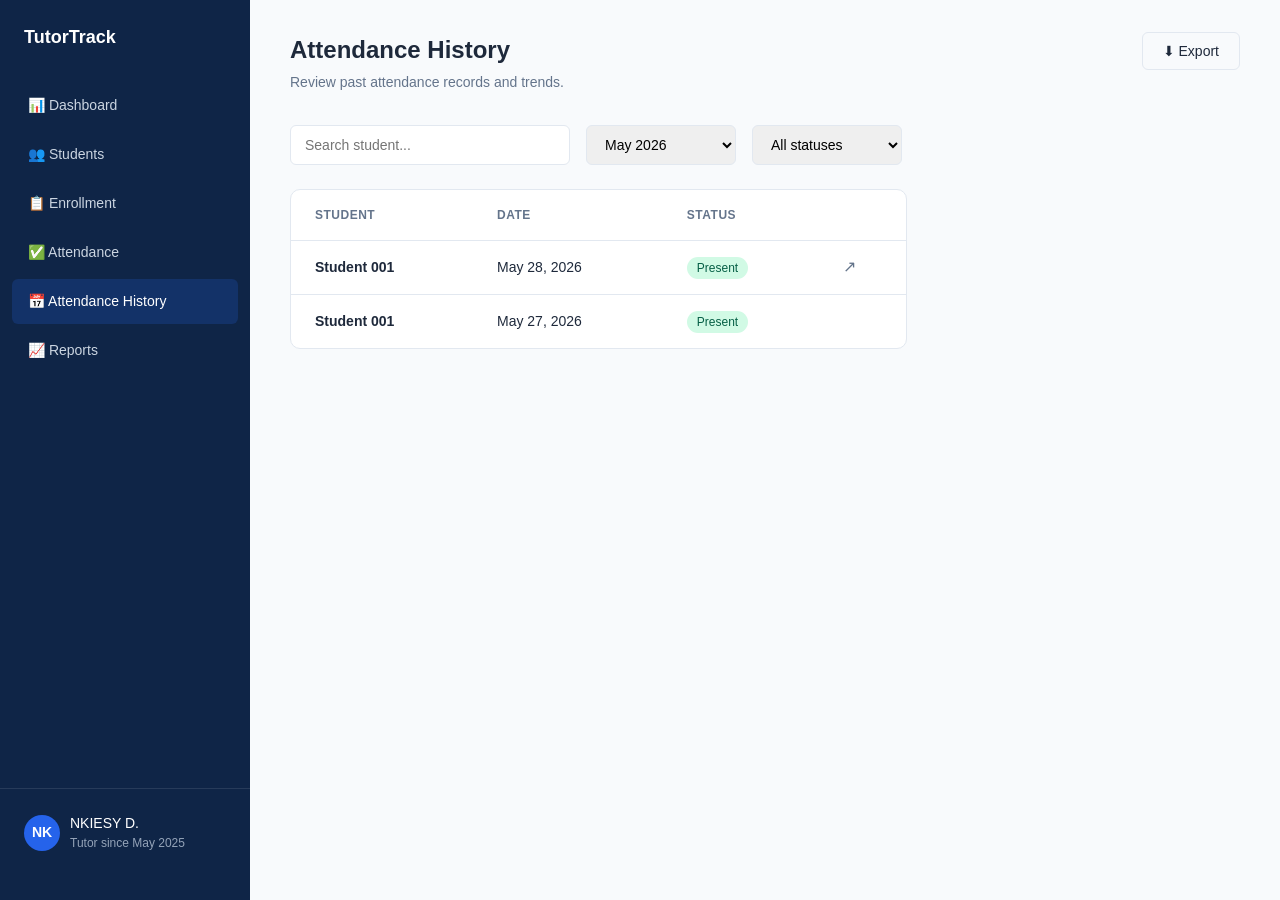
<file: attendance-history.html>
<!DOCTYPE html>
<html lang="en">
<head>
    <meta charset="UTF-8">
    <meta name="viewport" content="width=device-width, initial-scale=1.0">
    <title>Attendance History — TutorTrack</title>
    <link rel="stylesheet" href="css/style.css">
</head>
<body>

    <div class="app-container">
        <aside class="sidebar">
            <div>
                <div class="sidebar-logo">
                    <span>TutorTrack</span>
                </div>
                <nav class="sidebar-nav">
                    <a href="dashboard.php">📊 Dashboard</a>
                    <a href="students.php">👥 Students</a>
                    <a href="enrollment.php">📋 Enrollment</a>
                    <a href="attendance.php">✅ Attendance</a>
                    <a href="attendance-history.php" class="active">📅 Attendance History</a>
                    <a href="reports.php">📈 Reports</a>
                </nav>
            </div>
            <div class="sidebar-footer">
                <a href="profile.php" style="text-decoration:none; color:inherit;">
                    <div class="user-profile">
                        <div class="user-avatar">NK</div>
                        <div class="user-info">
                            <div class="name">NKIESY D.</div>
                            <div class="role">Tutor since May 2025</div>
                        </div>
                    </div>
                </a>
            </div>
        </aside>

        <main class="main-content">
            <div class="page-header">
                <div class="page-title">
                    <h1>Attendance History</h1>
                    <p>Review past attendance records and trends.</p>
                </div>
                <button class="btn btn-outline">⬇ Export</button>
            </div>

            <!-- Filters -->
            <div style="display:flex; gap:16px; margin-bottom:24px;">
                <input type="text" placeholder="Search student..." class="form-control" style="max-width:280px;">
                <select class="form-control" style="max-width:150px;">
                    <option>May 2026</option>
                    <option>April 2026</option>
                    <option>March 2026</option>
                </select>
                <select class="form-control" style="max-width:150px;">
                    <option>All statuses</option>
                    <option>Present</option>
                    <option>Late</option>
                    <option>Absent</option>
                </select>
            </div>

            <div style="display:grid; grid-template-columns: 2fr 1fr; gap:24px;">
                <!-- History Table -->
                <div class="table-wrapper">
                    <table>
                        <thead>
                            <tr>
                                <th>Student</th>
                                <th>Date</th>
                                <th>Status</th>
                                <th></th>
                            </tr>
                        </thead>
                        <tbody>
                            <tr>
                                <td><strong>Student 001</strong></td>
                                <td>May 28, 2026</td>
                                <td><span class="badge success">Present</span></td>
                                <td><button class="icon-btn">↗</button></td>
                            </tr>
                            <tr>
                                <td><strong>Student 001</strong></td>
                                <td>May 27, 2026</td>
                                <td><span class="badge success">Present</span></td
</file>
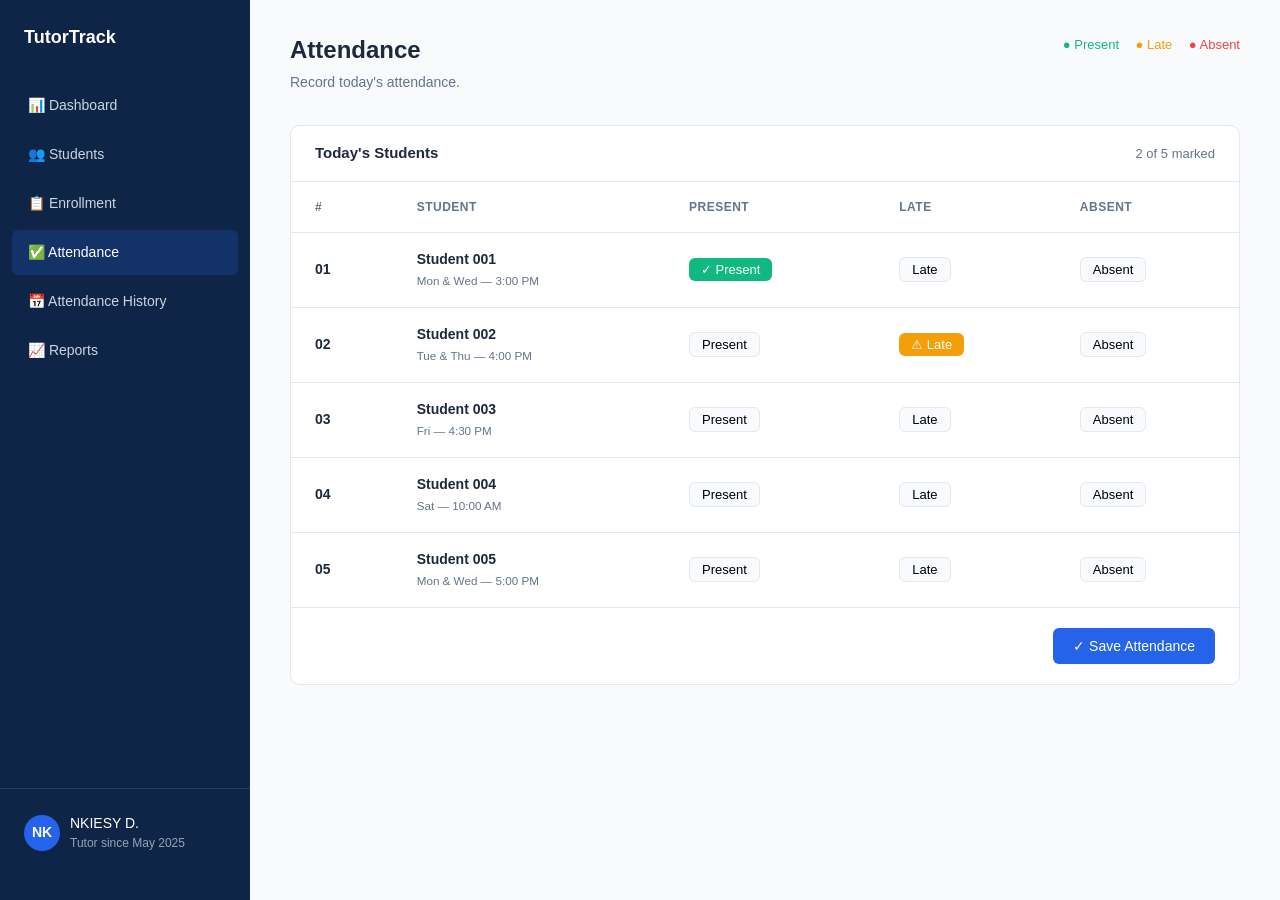
<file: attendance.html>
<!DOCTYPE html>
<html lang="en">
<head>
    <meta charset="UTF-8">
    <meta name="viewport" content="width=device-width, initial-scale=1.0">
    <title>Attendance — TutorTrack</title>
    <link rel="stylesheet" href="css/style.css">
</head>
<body>

    <div class="app-container">
        <aside class="sidebar">
            <div>
                <div class="sidebar-logo">
                    <span>TutorTrack</span>
                </div>
                <nav class="sidebar-nav">
                    <a href="dashboard.php">📊 Dashboard</a>
                    <a href="students.php">👥 Students</a>
                    <a href="enrollment.php">📋 Enrollment</a>
                    <a href="attendance.php" class="active">✅ Attendance</a>
                    <a href="attendance-history.php">📅 Attendance History</a>
                    <a href="reports.php">📈 Reports</a>
                </nav>
            </div>
            <div class="sidebar-footer">
                <a href="profile.php" style="text-decoration:none; color:inherit;">
                    <div class="user-profile">
                        <div class="user-avatar">NK</div>
                        <div class="user-info">
                            <div class="name">NKIESY D.</div>
                            <div class="role">Tutor since May 2025</div>
                        </div>
                    </div>
                </a>
            </div>
        </aside>

        <main class="main-content">
            <div class="page-header">
                <div class="page-title">
                    <h1>Attendance</h1>
                    <p>Record today's attendance.</p>
                </div>
                <div>
                    <span style="color:var(--success); font-size:13px;">● Present</span>
                    <span style="color:var(--warning); font-size:13px; margin-left:12px;">● Late</span>
                    <span style="color:var(--danger); font-size:13px; margin-left:12px;">● Absent</span>
                </div>
            </div>

            <div class="table-wrapper">
                <div class="table-header">
                    <h3 style="font-size:15px; font-weight:600;">Today's Students</h3>
                    <span style="font-size:13px; color:var(--text-muted);">2 of 5 marked</span>
                </div>

                <table>
                    <thead>
                        <tr>
                            <th>#</th>
                            <th>Student</th>
                            <th>Present</th>
                            <th>Late</th>
                            <th>Absent</th>
                        </tr>
                    </thead>
                    <tbody>
                        <tr>
                            <td><strong>01</strong></td>
                            <td><strong>Student 001</strong><br><small style="color:var(--text-muted);">Mon & Wed — 3:00 PM</small></td>
                            <td><button class="btn" style="background:var(--success); color:white; padding:4px 12px; font-size:13px;">✓ Present</button></td>
                            <td><button class="btn" style="background:var(--bg-page); border:1px solid var(--border); padding:4px 12px; font-size:13px;">Late</button></td>
                            <td><button class="btn" style="background:var(--bg-page); border:1px solid var(--border); padding:4px 12px; font-size:13px;">Absent</button></td>
                        </tr>
                        <tr>
                            <td><strong>02</strong></td>
                            <td><strong>Student 002</strong><br><small style="color:var(--text-muted);">Tue & Thu — 4:00 PM</small></td>
                            <td><button class="btn" style="background:var(--bg-page); border:1px solid var(--border); padding:4px 12px; font-size:13px;">Present</button></td>
                            <td><button class="btn" style="background:var(--warning); color:white; padding:4px 12px; font-size:13px;">⚠ Late</button></td>
                            <td><button class="btn" style="background:var(--bg-page); border:1px solid var(--border); padding:4px 12px; font-size:13px;">Absent</button></td>
                        </tr>
                        <tr>
                            <td><strong>03</strong></td>
                            <td><strong>Student 003</strong><br><small style="color:var(--text-muted);">Fri — 4:30 PM</small></td>
                            <td><button class="btn" style="background:var(--bg-page); border:1px solid var(--border); padding:4px 12px; font-size:13px;">Present</button></td>
                            <td><button class="btn" style="background:var(--bg-page); border:1px solid var(--border); padding:4px 12px; font-size:13px;">Late</button></td>
                            <td><button class="btn" style="background:var(--bg-page); border:1px solid var(--border); padding:4px 12px; font-size:13px;">Absent</button></td>
                        </tr>
                        <tr>
                            <td><strong>04</strong></td>
                            <td><strong>Student 004</strong><br><small style="color:var(--text-muted);">Sat — 10:00 AM</small></td>
                            <td><button class="btn" style="background:var(--bg-page); border:1px solid var(--border); padding:4px 12px; font-size:13px;">Present</button></td>
                            <td><button class="btn" style="background:var(--bg-page); border:1px solid var(--border); padding:4px 12px; font-size:13px;">Late</button></td>
                            <td><button class="btn" style="background:var(--bg-page); border:1px solid var(--border); padding:4px 12px; font-size:13px;">Absent</button></td>
                        </tr>
                        <tr>
                            <td><strong>05</strong></td>
                            <td><strong>Student 005</strong><br><small style="color:var(--text-muted);">Mon & Wed — 5:00 PM</small></td>
                            <td><button class="btn" style="background:var(--bg-page); border:1px solid var(--border); padding:4px 12px; font-size:13px;">Present</button></td>
                            <td><button class="btn" style="background:var(--bg-page); border:1px solid var(--border); padding:4px 12px; font-size:13px;">Late</button></td>
                            <td><button class="btn" style="background:var(--bg-page); border:1px solid var(--border); padding:4px 12px; font-size:13px;">Absent</button></td>
                        </tr>
                    </tbody>
                </table>

                <div style="padding:20px 24px; text-align:right; border-top:1px solid var(--border);">
                    <button class="btn btn-primary">✓ Save Attendance</button>
                </div>
            </div>

        </main>
    </div>

</body>
</html>
</file>
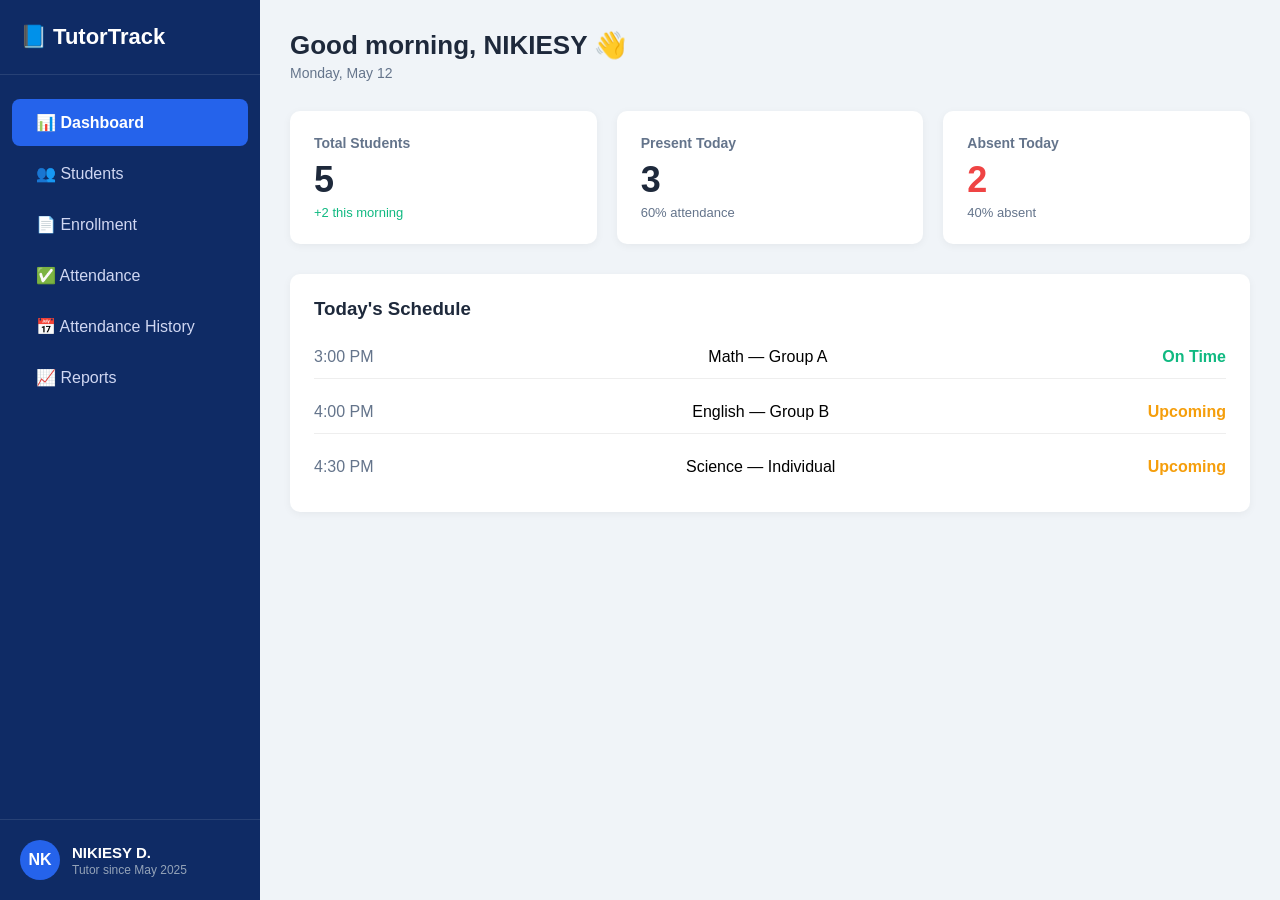
<file: dashboard.html>
<!DOCTYPE html>
<html lang="en">
<head>
    <meta charset="UTF-8">
    <meta name="viewport" content="width=device-width, initial-scale=1.0">
    <title>Dashboard - TutorTrack</title>
    <style>
        * { margin: 0; padding: 0; box-sizing: border-box; font-family: Arial, sans-serif; }
        body { background: #f0f4f8; min-height: 100vh; }
        .app-container { display: flex; min-height: 100vh; }
        
        /* SIDEBAR */
        .sidebar { width: 260px; background: #0F2B65; color: white; display: flex; flex-direction: column; }
        .sidebar-logo { padding: 24px 20px; font-size: 22px; font-weight: bold; border-bottom: 1px solid rgba(255,255,255,0.1); }
        .sidebar-nav { flex: 1; padding: 20px 0; }
        .sidebar-nav a { display: flex; align-items: center; gap: 12px; padding: 14px 24px; color: #d0d7f2; text-decoration: none; transition: 0.2s; margin: 4px 12px; border-radius: 8px; }
        .sidebar-nav a:hover { background: rgba(255,255,255,0.08); color: white; }
        .sidebar-nav a.active { background: #2563eb; color: white; font-weight: 600; }
        .sidebar-footer { padding: 20px; border-top: 1px solid rgba(255,255,255,0.1); }
        .user-profile { display: flex; align-items: center; gap: 12px; }
        .user-avatar { width: 40px; height: 40px; background: #2563eb; border-radius: 50%; display: flex; align-items: center; justify-content: center; font-weight: bold; }
        .user-info h4 { font-size: 15px; margin-bottom: 2px; }
        .user-info p { font-size: 12px; color: #94a3b8; }
        
        /* MAIN CONTENT */
        .main-content { flex: 1; padding: 30px; overflow-y: auto; }
        .page-header { margin-bottom: 30px; }
        .page-title h1 { font-size: 26px; color: #1e293b; margin-bottom: 4px; }
        .page-title p { color: #64748b; font-size: 14px; }
    </style>
</head>
<body>
    <div class="app-container">
        <!-- SIDEBAR -->
        <aside class="sidebar">
            <div class="sidebar-logo">
                📘 TutorTrack
            </div>
            <nav class="sidebar-nav">
                <a href="dashboard.html" class="active">📊 Dashboard</a>
                <a href="students.html">👥 Students</a>
                <a href="enrollment.html">📄 Enrollment</a>
                <a href="attendance.html">✅ Attendance</a>
                <a href="attendance-history.html">📅 Attendance History</a>
                <a href="reports.html">📈 Reports</a>
            </nav>

            <div class="sidebar-footer">
                <a href="profile.html" style="text-decoration: none; color: inherit;">
                    <div class="user-profile">
                        <div class="user-avatar">NK</div>
                        <div class="user-info">
                            <h4>NIKIESY D.</h4>
                            <p>Tutor since May 2025</p>
                        </div>
                    </div>
                </a>
            </div>
        </aside>

        <!-- MAIN CONTENT -->
        <main class="main-content">
            <div class="page-header">
                <div class="page-title">
                    <h1>Good morning, NIKIESY 👋</h1>
                    <p>Monday, May 12</p>
                </div>
            </div>
            
            <!-- Your dashboard content here -->
            <div style="display: grid; grid-template-columns: repeat(auto-fit, minmax(240px, 1fr)); gap: 20px; margin-bottom: 30px;">
                <div style="background: white; padding: 24px; border-radius: 10px; box-shadow: 0 2px 8px rgba(0,0,0,0.05);">
                    <h3 style="color: #64748b; font-size: 14px; margin-bottom: 8px;">Total Students</h3>
                    <p style="font-size: 36px; font-weight: bold; color: #1e293b;">5</p>
                    <p style="color: #10b981; font-size: 13px; margin-top: 4px;">+2 this morning</p>
                </div>
                <div style="background: white; padding: 24px; border-radius: 10px; box-shadow: 0 2px 8px rgba(0,0,0,0.05);">
                    <h3 style="color: #64748b; font-size: 14px; margin-bottom: 8px;">Present Today</h3>
                    <p style="font-size: 36px; font-weight: bold; color: #1e293b;">3</p>
                    <p style="color: #64748b; font-size: 13px; margin-top: 4px;">60% attendance</p>
                </div>
                <div style="background: white; padding: 24px; border-radius: 10px; box-shadow: 0 2px 8px rgba(0,0,0,0.05);">
                    <h3 style="color: #64748b; font-size: 14px; margin-bottom: 8px;">Absent Today</h3>
                    <p style="font-size: 36px; font-weight: bold; color: #ef4444;">2</p>
                    <p style="color: #64748b; font-size: 13px; margin-top: 4px;">40% absent</p>
                </div>
            </div>
            
            <div style="background: white; padding: 24px; border-radius: 10px; box-shadow: 0 2px 8px rgba(0,0,0,0.05);">
                <h3 style="margin-bottom: 16px; color: #1e293b;">Today's Schedule</h3>
                <div style="display: flex; flex-direction: column; gap: 12px;">
                    <div style="display: flex; justify-content: space-between; padding: 12px 0; border-bottom: 1px solid #eee;">
                        <span style="color: #64748b;">3:00 PM</span>
                        <span>Math — Group A</span>
                        <span style="color: #10b981; font-weight: 600;">On Time</span>
                    </div>
                    <div style="display: flex; justify-content: space-between; padding: 12px 0; border-bottom: 1px solid #eee;">
                        <span style="color: #64748b;">4:00 PM</span>
                        <span>English — Group B</span>
                        <span style="color: #f59e0b; font-weight: 600;">Upcoming</span>
                    </div>
                    <div style="display: flex; justify-content: space-between; padding: 12px 0;">
                        <span style="color: #64748b;">4:30 PM</span>
                        <span>Science — Individual</span>
                        <span style="color: #f59e0b; font-weight: 600;">Upcoming</span>
                    </div>
                </div>
            </div>
        </main>
    </div>
</body>
</html>
</file>
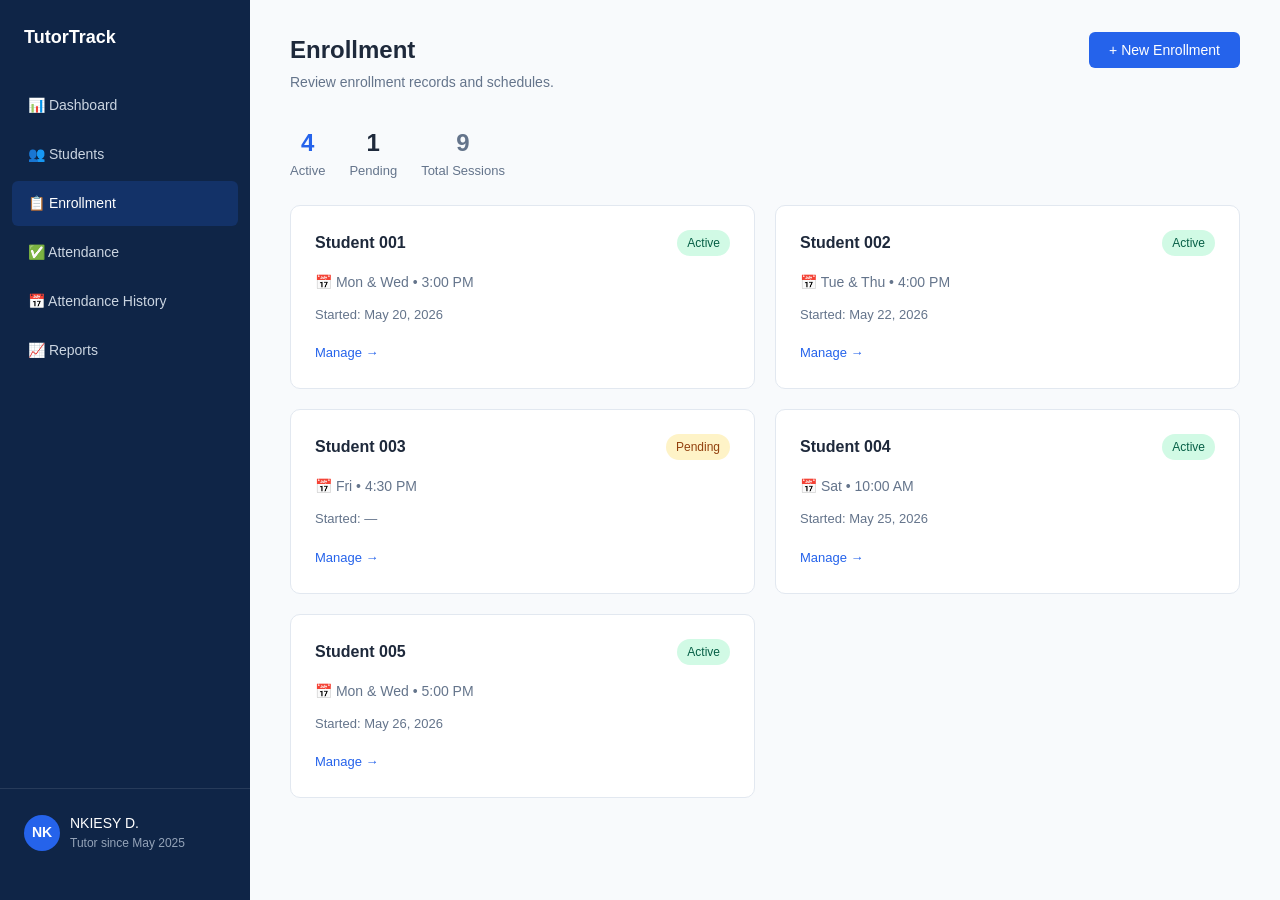
<file: enrollment.html>
<!DOCTYPE html>
<html lang="en">
<head>
    <meta charset="UTF-8">
    <meta name="viewport" content="width=device-width, initial-scale=1.0">
    <title>Enrollment — TutorTrack</title>
    <link rel="stylesheet" href="css/style.css">
</head>
<body>

    <div class="app-container">
        <aside class="sidebar">
            <div>
                <div class="sidebar-logo">
                    <span>TutorTrack</span>
                </div>
                <nav class="sidebar-nav">
                    <a href="dashboard.php">📊 Dashboard</a>
                    <a href="students.php">👥 Students</a>
                    <a href="enrollment.php" class="active">📋 Enrollment</a>
                    <a href="attendance.php">✅ Attendance</a>
                    <a href="attendance-history.php">📅 Attendance History</a>
                    <a href="reports.php">📈 Reports</a>
                </nav>
            </div>
            <div class="sidebar-footer">
                <a href="profile.php" style="text-decoration:none; color:inherit;">
                    <div class="user-profile">
                        <div class="user-avatar">NK</div>
                        <div class="user-info">
                            <div class="name">NKIESY D.</div>
                            <div class="role">Tutor since May 2025</div>
                        </div>
                    </div>
                </a>
            </div>
        </aside>

        <main class="main-content">
            <div class="page-header">
                <div class="page-title">
                    <h1>Enrollment</h1>
                    <p>Review enrollment records and schedules.</p>
                </div>
                <button class="btn btn-primary">+ New Enrollment</button>
            </div>

            <!-- Stats -->
            <div style="display:flex; gap:24px; margin-bottom:24px;">
                <div style="text-align:center;">
                    <div style="font-size:24px; font-weight:700; color:var(--primary);">4</div>
                    <div style="font-size:13px; color:var(--text-muted);">Active</div>
                </div>
                <div style="text-align:center;">
                    <div style="font-size:24px; font-weight:700; color:var(--text-dark);">1</div>
                    <div style="font-size:13px; color:var(--text-muted);">Pending</div>
                </div>
                <div style="text-align:center;">
                    <div style="font-size:24px; font-weight:700; color:var(--text-muted);">9</div>
                    <div style="font-size:13px; color:var(--text-muted);">Total Sessions</div>
                </div>
            </div>

            <!-- Enrollment Cards Grid -->
            <div style="display:grid; grid-template-columns:repeat(auto-fill, minmax(320px, 1fr)); gap:20px;">
                <!-- Card 1 -->
                <div class="card">
                    <div class="flex-between mb-4">
                        <strong>Student 001</strong>
                        <span class="badge success">Active</span>
                    </div>
                    <div style="font-size:14px; color:var(--text-muted); margin-bottom:12px;">
                        📅 Mon & Wed • 3:00 PM
                    </div>
                    <div style="font-size:13px; color:var(--text-muted); margin-bottom:16px;">
                        Started: May 20, 2026
                    </div>
                    <a href="#" style="color:var(--primary); font-size:13px; text-decoration:none;">Manage →</a>
                </div>

                <!-- Card 2 -->
                <div class="card">
                    <div class="flex-between mb-4">
                        <strong>Student 002</strong>
                        <span class="badge success">Active</span>
                    </div>
                    <div style="font-size:14px; color:var(--text-muted); margin-bottom:12px;">
                        📅 Tue & Thu • 4:00 PM
                    </div>
                    <div style="font-size:13px; color:var(--text-muted); margin-bottom:16px;">
                        Started: May 22, 2026
                    </div>
                    <a href="#" style="color:var(--primary); font-size:13px; text-decoration:none;">Manage →</a>
                </div>

                <!-- Card 3 -->
                <div class="card">
                    <div class="flex-between mb-4">
                        <strong>Student 003</strong>
                        <span class="badge warning">Pending</span>
                    </div>
                    <div style="font-size:14px; color:var(--text-muted); margin-bottom:12px;">
                        📅 Fri • 4:30 PM
                    </div>
                    <div style="font-size:13px; color:var(--text-muted); margin-bottom:16px;">
                        Started: —
                    </div>
                    <a href="#" style="color:var(--primary); font-size:13px; text-decoration:none;">Manage →</a>
                </div>

                <!-- Card 4 -->
                <div class="card">
                    <div class="flex-between mb-4">
                        <strong>Student 004</strong>
                        <span class="badge success">Active</span>
                    </div>
                    <div style="font-size:14px; color:var(--text-muted); margin-bottom:12px;">
                        📅 Sat • 10:00 AM
                    </div>
                    <div style="font-size:13px; color:var(--text-muted); margin-bottom:16px;">
                        Started: May 25, 2026
                    </div>
                    <a href="#" style="color:var(--primary); font-size:13px; text-decoration:none;">Manage →</a>
                </div>

                <!-- Card 5 -->
                <div class="card">
                    <div class="flex-between mb-4">
                        <strong>Student 005</strong>
                        <span class="badge success">Active</span>
                    </div>
                    <div style="font-size:14px; color:var(--text-muted); margin-bottom:12px;">
                        📅 Mon & Wed • 5:00 PM
                    </div>
                    <div style="font-size:13px; color:var(--text-muted); margin-bottom:16px;">
                        Started: May 26, 2026
                    </div>
                    <a href="#" style="color:var(--primary); font-size:13px; text-decoration:none;">Manage →</a>
                </div>
            </div>

        </main>
    </div>

</body>
</html>
</file>
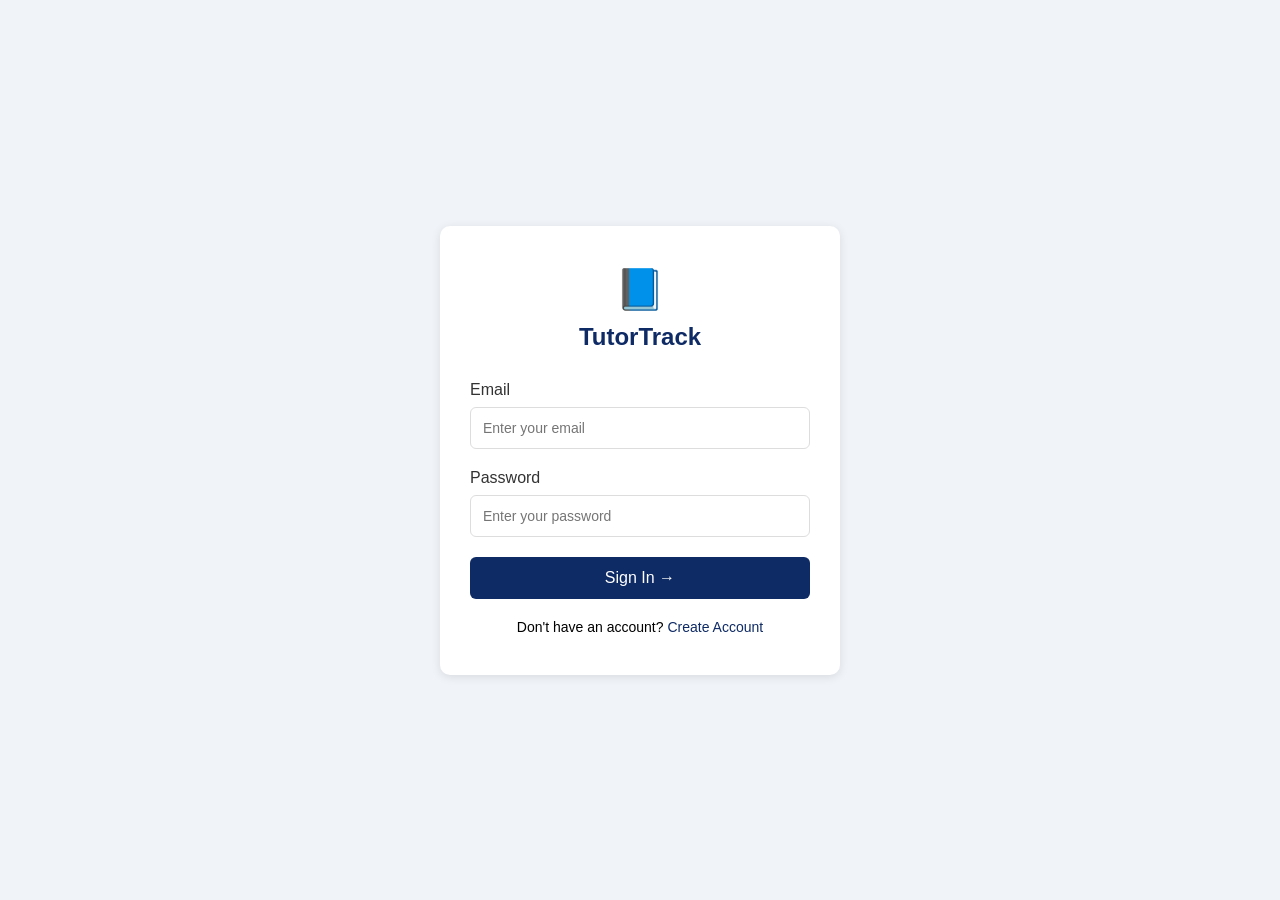
<file: login.html>
<!DOCTYPE html>
<html lang="en">
<head>
    <meta charset="UTF-8">
    <meta name="viewport" content="width=device-width, initial-scale=1.0">
    <title>TutorTrack — Login</title>
    <style>
        * { margin: 0; padding: 0; box-sizing: border-box; font-family: Arial, sans-serif; }
        body { background: #f0f4f8; min-height: 100vh; display: flex; align-items: center; justify-content: center; }
        .login-box { background: white; padding: 40px 30px; border-radius: 10px; box-shadow: 0 2px 10px rgba(0,0,0,0.1); width: 100%; max-width: 400px; }
        h1 { text-align: center; color: #0F2B65; margin-bottom: 30px; font-size: 24px; }
        .logo { text-align: center; font-size: 40px; margin-bottom: 10px; }
        label { display: block; margin-bottom: 8px; color: #333; font-weight: 500; }
        input { width: 100%; padding: 12px; margin-bottom: 20px; border: 1px solid #ddd; border-radius: 6px; font-size: 14px; }
        button { width: 100%; padding: 12px; background: #0F2B65; color: white; border: none; border-radius: 6px; font-size: 16px; cursor: pointer; }
        button:hover { background: #1a3c85; }
        .link { text-align: center; margin-top: 20px; font-size: 14px; }
        .link a { color: #0F2B65; text-decoration: none; }
    </style>
</head>
<body>
    <div class="login-box">
        <div class="logo">📘</div>
        <h1>TutorTrack</h1>
        <form>
            <label>Email</label>
            <input type="email" placeholder="Enter your email">
            
            <label>Password</label>
            <input type="password" placeholder="Enter your password">
            
            <button type="button" onclick="window.location.href='dashboard.html'">Sign In →</button>
        </form>
        <div class="link">
            Don't have an account? <a href="signup.html">Create Account</a>
        </div>
    </div>
</body>
</html>
</file>
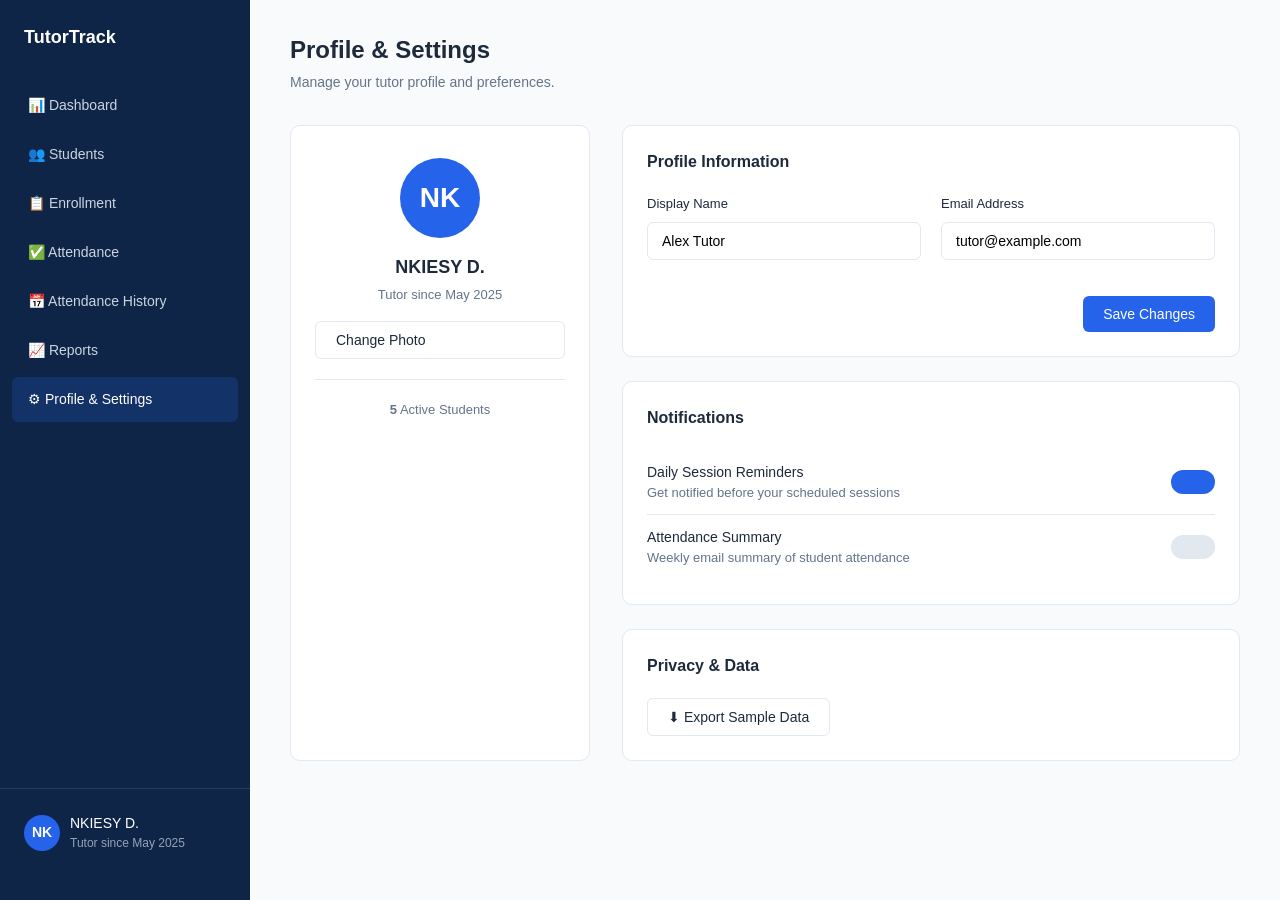
<file: profile.html>
<!DOCTYPE html>
<html lang="en">
<head>
    <meta charset="UTF-8">
    <meta name="viewport" content="width=device-width, initial-scale=1.0">
    <title>Profile & Settings — TutorTrack</title>
    <link rel="stylesheet" href="css/style.css">
</head>
<body>

    <div class="app-container">
        <!-- SIDEBAR -->
        <aside class="sidebar">
            <div>
                <div class="sidebar-logo">
                    <span>TutorTrack</span>
                </div>
                <nav class="sidebar-nav">
                    <a href="dashboard.php">📊 Dashboard</a>
                    <a href="students.php">👥 Students</a>
                    <a href="enrollment.php">📋 Enrollment</a>
                    <a href="attendance.php">✅ Attendance</a>
                    <a href="attendance-history.php">📅 Attendance History</a>
                    <a href="reports.php">📈 Reports</a>
                    <a href="profile.php" class="active">⚙ Profile & Settings</a>
                </nav>
            </div>
            <div class="sidebar-footer">
                <div class="user-profile">
                    <div class="user-avatar">NK</div>
                    <div class="user-info">
                        <div class="name">NKIESY D.</div>
                        <div class="role">Tutor since May 2025</div>
                    </div>
                </div>
            </div>
        </aside>

        <!-- MAIN CONTENT -->
        <main class="main-content">
            <div class="page-header">
                <div class="page-title">
                    <h1>Profile & Settings</h1>
                    <p>Manage your tutor profile and preferences.</p>
                </div>
            </div>

            <div style="display:grid; grid-template-columns: 300px 1fr; gap:32px;">
                <!-- Left: Profile Card -->
                <div class="card" style="text-align:center; padding:32px 24px;">
                    <div style="width:80px; height:80px; border-radius:50%; background-color:var(--primary); color:white; font-size:28px; font-weight:600; display:flex; align-items:center; justify-content:center; margin:0 auto 16px;">NK</div>
                    <h3 style="font-size:18px; margin-bottom:4px;">NKIESY D.</h3>
                    <p style="font-size:13px; color:var(--text-muted); margin-bottom:16px;">Tutor since May 2025</p>
                    <button class="btn btn-outline" style="width:100%;">Change Photo</button>
                    <div style="margin-top:20px; padding-top:20px; border-top:1px solid var(--border);">
                        <p style="font-size:13px; color:var(--text-muted);"><strong>5</strong> Active Students</p>
                    </div>
                </div>

                <!-- Right: Settings Forms -->
                <div style="display:flex; flex-direction:column; gap:24px;">
                    <!-- Profile Information -->
                    <div class="card">
                        <h3 style="font-size:16px; font-weight:600; margin-bottom:20px;">Profile Information</h3>
                        
                        <div style="display:grid; grid-template-columns:1fr 1fr; gap:20px;">
                            <div class="form-group">
                                <label>Display Name</label>
                                <input type="text" class="form-control" value="Alex Tutor">
                            </div>
                            <div class="form-group">
                                <label>Email Address</label>
                                <input type="email" class="form-control" value="tutor@example.com">
                            </div>
                        </div>
                        
                        <div style="text-align:right; margin-top:16px;">
                            <button class="btn btn-primary">Save Changes</button>
                        </div>
                    </div>

                    <!-- Notifications -->
                    <div class="card">
                        <h3 style="font-size:16px; font-weight:600; margin-bottom:20px;">Notifications</h3>
                        
                        <div style="display:flex; justify-content:space-between; align-items:center; padding:12px 0; border-bottom:1px solid var(--border);">
                            <div>
                                <p style="font-size:14px; font-weight:500;">Daily Session Reminders</p>
                                <p style="font-size:13px; color:var(--text-muted);">Get notified before your scheduled sessions</p>
                            </div>
                            <label class="toggle-switch" style="position:relative; display:inline-block; width:44px; height:24px;">
                                <input type="checkbox" checked style="opacity:0; width:0; height:0;">
                                <span style="position:absolute; cursor:pointer; top:0; left:0; right:0; bottom:0; background-color:var(--primary); border-radius:24px; transition:.3s;"></span>
                            </label>
                        </div>
                        
                        <div style="display:flex; justify-content:space-between; align-items:center; padding:12px 0;">
                            <div>
                                <p style="font-size:14px; font-weight:500;">Attendance Summary</p>
                                <p style="font-size:13px; color:var(--text-muted);">Weekly email summary of student attendance</p>
                            </div>
                            <label class="toggle-switch" style="position:relative; display:inline-block; width:44px; height:24px;">
                                <input type="checkbox" style="opacity:0; width:0; height:0;">
                                <span style="position:absolute; cursor:pointer; top:0; left:0; right:0; bottom:0; background-color:var(--border); border-radius:24px; transition:.3s;"></span>
                            </label>
                        </div>
                    </div>

                    <!-- Privacy & Data -->
                    <div class="card">
                        <h3 style="font-size:16px; font-weight:600; margin-bottom:20px;">Privacy & Data</h3>
                        <button class="btn btn-outline">⬇ Export Sample Data</button>
                    </div>
                </div>
            </div>

        </main>
    </div>

</body>
</html>
</file>
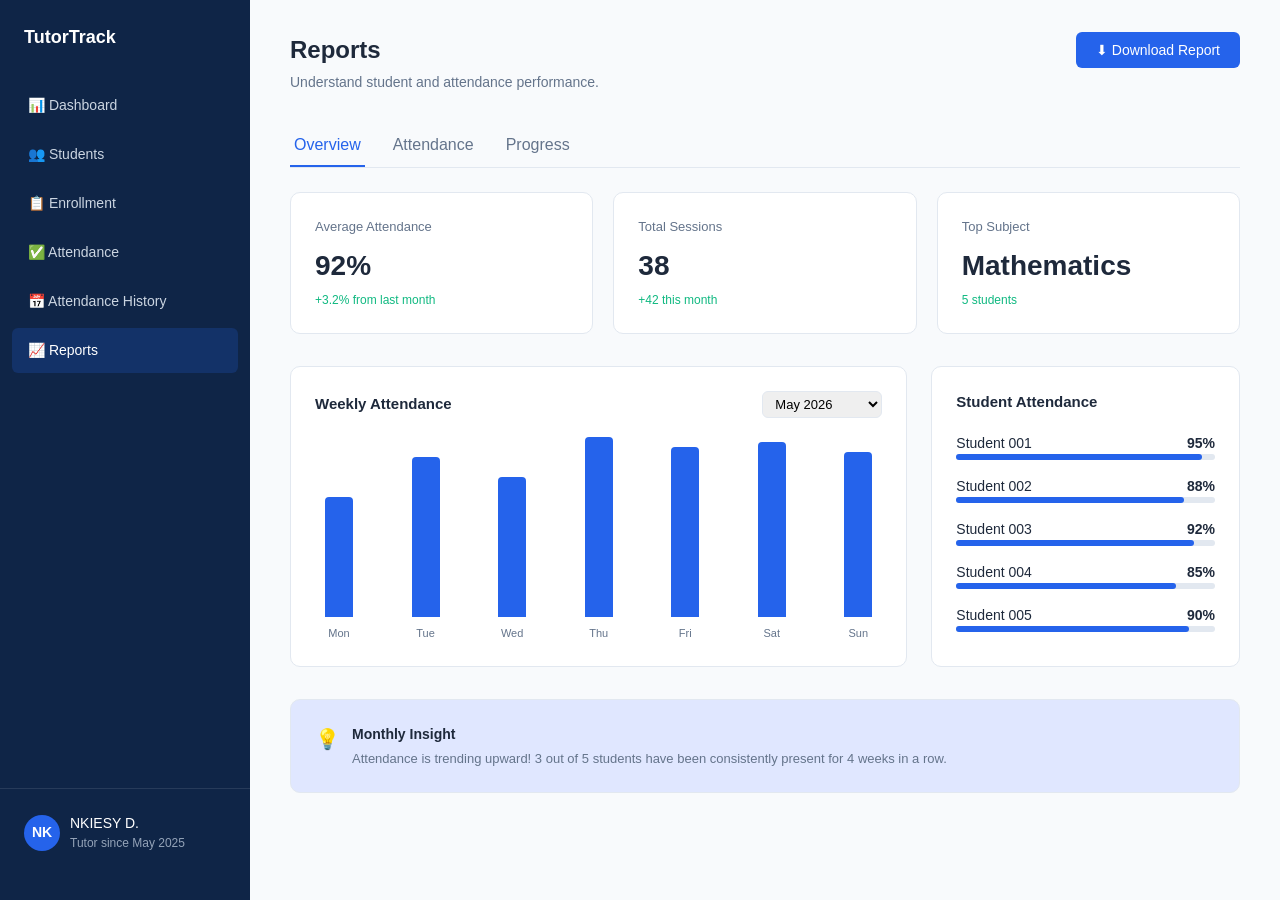
<file: reports.html>
<!DOCTYPE html>
<html lang="en">
<head>
    <meta charset="UTF-8">
    <meta name="viewport" content="width=device-width, initial-scale=1.0">
    <title>Reports — TutorTrack</title>
    <link rel="stylesheet" href="css/style.css">
</head>
<body>

    <div class="app-container">
        <!-- SIDEBAR -->
        <aside class="sidebar">
            <div>
                <div class="sidebar-logo">
                    <span>TutorTrack</span>
                </div>
                <nav class="sidebar-nav">
                    <a href="dashboard.php">📊 Dashboard</a>
                    <a href="students.php">👥 Students</a>
                    <a href="enrollment.php">📋 Enrollment</a>
                    <a href="attendance.php">✅ Attendance</a>
                    <a href="attendance-history.php">📅 Attendance History</a>
                    <a href="reports.php" class="active">📈 Reports</a>
                </nav>
            </div>
            <div class="sidebar-footer">
                <a href="profile.php" style="text-decoration:none; color:inherit;">
                    <div class="user-profile">
                        <div class="user-avatar">NK</div>
                        <div class="user-info">
                            <div class="name">NKIESY D.</div>
                            <div class="role">Tutor since May 2025</div>
                        </div>
                    </div>
                </a>
            </div>
        </aside>

        <!-- MAIN CONTENT -->
        <main class="main-content">
            <div class="page-header">
                <div class="page-title">
                    <h1>Reports</h1>
                    <p>Understand student and attendance performance.</p>
                </div>
                <button class="btn btn-primary">⬇ Download Report</button>
            </div>

            <!-- Tabs -->
            <div style="display:flex; gap:24px; margin-bottom:24px; border-bottom:1px solid var(--border);">
                <a href="#" style="padding:8px 4px; border-bottom:2px solid var(--primary); color:var(--primary); font-weight:500; text-decoration:none;">Overview</a>
                <a href="#" style="padding:8px 4px; color:var(--text-muted); text-decoration:none;">Attendance</a>
                <a href="#" style="padding:8px 4px; color:var(--text-muted); text-decoration:none;">Progress</a>
            </div>

            <!-- Summary Cards -->
            <div class="card-grid">
                <div class="card">
                    <div class="label">Average Attendance</div>
                    <div class="value">92%</div>
                    <div class="change">+3.2% from last month</div>
                </div>
                <div class="card">
                    <div class="label">Total Sessions</div>
                    <div class="value">38</div>
                    <div class="change">+42 this month</div>
                </div>
                <div class="card">
                    <div class="label">Top Subject</div>
                    <div class="value">Mathematics</div>
                    <div class="change">5 students</div>
                </div>
            </div>

            <!-- Charts Row -->
            <div style="display:grid; grid-template-columns: 2fr 1fr; gap:24px; margin-bottom:32px;">
                <!-- Weekly Attendance Chart -->
                <div class="card">
                    <div class="flex-between mb-6">
                        <h3 style="font-size:15px; font-weight:600;">Weekly Attendance</h3>
                        <select class="form-control" style="max-width:120px; font-size:13px; padding:4px 8px;">
                            <option>May 2026</option>
                            <option>April 2026</option>
                        </select>
                    </div>
                    <div style="display:flex; align-items:flex-end; justify-content:space-between; height:200px; padding:0 10px;">
                        <div style="display:flex; flex-direction:column; align-items:center; gap:8px;">
                            <div style="width:28px; background-color:var(--primary); border-radius:4px 4px 0 0; height:120px;"></div>
                            <span style="font-size:11px; color:var(--text-muted);">Mon</span>
                        </div>
                        <div style="display:flex; flex-direction:column; align-items:center; gap:8px;">
                            <div style="width:28px; background-color:var(--primary); border-radius:4px 4px 0 0; height:160px;"></div>
                            <span style="font-size:11px; color:var(--text-muted);">Tue</span>
                        </div>
                        <div style="display:flex; flex-direction:column; align-items:center; gap:8px;">
                            <div style="width:28px; background-color:var(--primary); border-radius:4px 4px 0 0; height:140px;"></div>
                            <span style="font-size:11px; color:var(--text-muted);">Wed</span>
                        </div>
                        <div style="display:flex; flex-direction:column; align-items:center; gap:8px;">
                            <div style="width:28px; background-color:var(--primary); border-radius:4px 4px 0 0; height:180px;"></div>
                            <span style="font-size:11px; color:var(--text-muted);">Thu</span>
                        </div>
                        <div style="display:flex; flex-direction:column; align-items:center; gap:8px;">
                            <div style="width:28px; background-color:var(--primary); border-radius:4px 4px 0 0; height:170px;"></div>
                            <span style="font-size:11px; color:var(--text-muted);">Fri</span>
                        </div>
                        <div style="display:flex; flex-direction:column; align-items:center; gap:8px;">
                            <div style="width:28px; background-color:var(--primary); border-radius:4px 4px 0 0; height:175px;"></div>
                            <span style="font-size:11px; color:var(--text-muted);">Sat</span>
                        </div>
                        <div style="display:flex; flex-direction:column; align-items:center; gap:8px;">
                            <div style="width:28px; background-color:var(--primary); border-radius:4px 4px 0 0; height:165px;"></div>
                            <span style="font-size:11px; color:var(--text-muted);">Sun</span>
                        </div>
                    </div>
                </div>

                <!-- Student Attendance List -->
                <div class="card">
                    <h3 style="font-size:15px; font-weight:600; margin-bottom:20px;">Student Attendance</h3>
                    <div style="display:flex; flex-direction:column; gap:16px;">
                        <div>
                            <div class="flex-between mb-2">
                                <span style="font-size:14px;">Student 001</span>
                                <span style="font-size:14px; font-weight:600;">95%</span>
                            </div>
                            <div style="height:6px; background-color:var(--border); border-radius:3px;">
                                <div style="width:95%; height:100%; background-color:var(--primary); border-radius:3px;"></div>
                            </div>
                        </div>
                        <div>
                            <div class="flex-between mb-2">
                                <span style="font-size:14px;">Student 002</span>
                                <span style="font-size:14px; font-weight:600;">88%</span>
                            </div>
                            <div style="height:6px; background-color:var(--border); border-radius:3px;">
                                <div style="width:88%; height:100%; background-color:var(--primary); border-radius:3px;"></div>
                            </div>
                        </div>
                        <div>
                            <div class="flex-between mb-2">
                                <span style="font-size:14px;">Student 003</span>
                                <span style="font-size:14px; font-weight:600;">92%</span>
                            </div>
                            <div style="height:6px; background-color:var(--border); border-radius:3px;">
                                <div style="width:92%; height:100%; background-color:var(--primary); border-radius:3px;"></div>
                            </div>
                        </div>
                        <div>
                            <div class="flex-between mb-2">
                                <span style="font-size:14px;">Student 004</span>
                                <span style="font-size:14px; font-weight:600;">85%</span>
                            </div>
                            <div style="height:6px; background-color:var(--border); border-radius:3px;">
                                <div style="width:85%; height:100%; background-color:var(--primary); border-radius:3px;"></div>
                            </div>
                        </div>
                        <div>
                            <div class="flex-between mb-2">
                                <span style="font-size:14px;">Student 005</span>
                                <span style="font-size:14px; font-weight:600;">90%</span>
                            </div>
                            <div style="height:6px; background-color:var(--border); border-radius:3px;">
                                <div style="width:90%; height:100%; background-color:var(--primary); border-radius:3px;"></div>
                            </div>
                        </div>
                    </div>
                </div>
            </div>

            <!-- Insight Card -->
            <div class="card" style="background-color:var(--primary-light);">
                <div style="display:flex; align-items:flex-start; gap:12px;">
                    <span style="font-size:20px;">💡</span>
                    <div>
                        <h4 style="font-size:14px; font-weight:600; margin-bottom:4px;">Monthly Insight</h4>
                        <p style="font-size:13px; color:var(--text-muted);">Attendance is trending upward! 3 out of 5 students have been consistently present for 4 weeks in a row.</p>
                    </div>
                </div>
            </div>

        </main>
    </div>

</body>
</html>
</file>
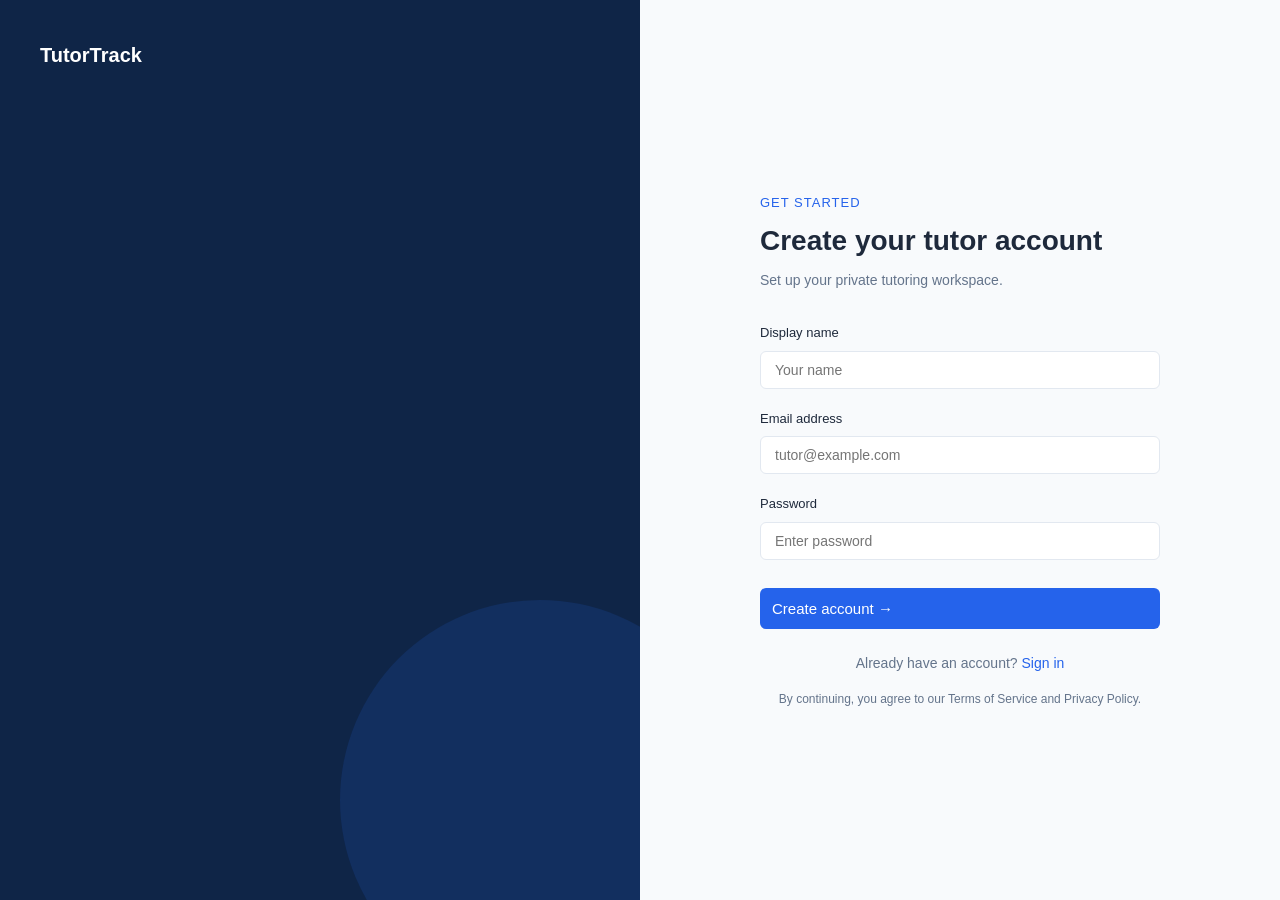
<file: signup.html>
<!DOCTYPE html>
<html lang="en">
<head>
    <meta charset="UTF-8">
    <meta name="viewport" content="width=device-width, initial-scale=1.0">
    <title>TutorTrack — Create Account</title>
    <link rel="stylesheet" href="css/style.css">
</head>
<body>

    <div class="auth-wrapper">
        <div class="auth-left">
            <div class="auth-left-logo">
                <strong>TutorTrack</strong>
            </div>
            <div class="circle-shape"></div>
        </div>

        <div class="auth-right">
            <div class="auth-box">
                <p class="tagline">Get started</p>
                <h2>Create your tutor account</h2>
                <p class="subtext">Set up your private tutoring workspace.</p>

                <form action="dashboard.php" method="POST">
                    <div class="form-group">
                        <label for="name">Display name</label>
                        <input type="text" id="name" class="form-control" placeholder="Your name" required>
                    </div>

                    <div class="form-group">
                        <label for="email">Email address</label>
                        <input type="email" id="email" class="form-control" placeholder="tutor@example.com" required>
                    </div>

                    <div class="form-group">
                        <label for="password">Password</label>
                        <input type="password" id="password" class="form-control" placeholder="Enter password" required>
                    </div>

                    <button type="submit" class="btn btn-primary">Create account →</button>
                </form>

                <div class="auth-link">
                    Already have an account? <a href="index.php">Sign in</a>
                </div>

                <p style="text-align:center; font-size:12px; color:var(--text-muted); margin-top:16px;">
                    By continuing, you agree to our Terms of Service and Privacy Policy.
                </p>
            </div>
        </div>
    </div>

</body>
</html>
</file>
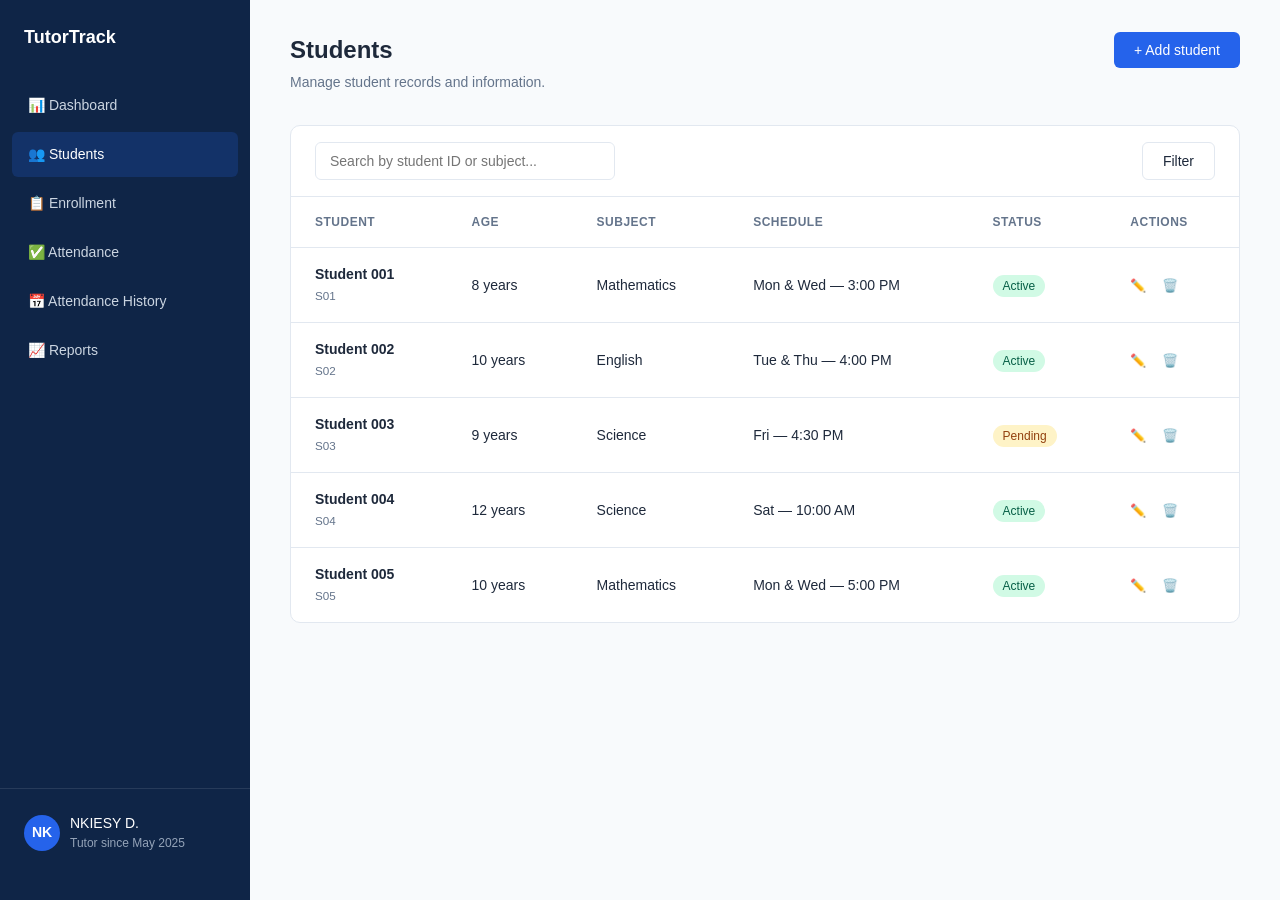
<file: students.html>
<!DOCTYPE html>
<html lang="en">
<head>
    <meta charset="UTF-8">
    <meta name="viewport" content="width=device-width, initial-scale=1.0">
    <title>Students — TutorTrack</title>
    <link rel="stylesheet" href="css/style.css">
</head>
<body>

    <div class="app-container">
        <!-- SIDEBAR (same as dashboard) -->
        <aside class="sidebar">
            <div>
                <div class="sidebar-logo">
                    <span>TutorTrack</span>
                </div>
                <nav class="sidebar-nav">
                    <a href="dashboard.php">📊 Dashboard</a>
                    <a href="students.php" class="active">👥 Students</a>
                    <a href="enrollment.php">📋 Enrollment</a>
                    <a href="attendance.php">✅ Attendance</a>
                    <a href="attendance-history.php">📅 Attendance History</a>
                    <a href="reports.php">📈 Reports</a>
                </nav>
            </div>
            <div class="sidebar-footer">
                <a href="profile.php" style="text-decoration:none; color:inherit;">
                    <div class="user-profile">
                        <div class="user-avatar">NK</div>
                        <div class="user-info">
                            <div class="name">NKIESY D.</div>
                            <div class="role">Tutor since May 2025</div>
                        </div>
                    </div>
                </a>
            </div>
        </aside>

        <main class="main-content">
            <div class="page-header">
                <div class="page-title">
                    <h1>Students</h1>
                    <p>Manage student records and information.</p>
                </div>
                <button class="btn btn-primary">+ Add student</button>
            </div>

            <div class="table-wrapper">
                <div class="table-header">
                    <input type="text" placeholder="Search by student ID or subject..." class="form-control" style="max-width:300px;">
                    <button class="btn btn-outline">Filter</button>
                </div>

                <table>
                    <thead>
                        <tr>
                            <th>Student</th>
                            <th>Age</th>
                            <th>Subject</th>
                            <th>Schedule</th>
                            <th>Status</th>
                            <th>Actions</th>
                        </tr>
                    </thead>
                    <tbody>
                        <tr>
                            <td><strong>Student 001</strong><br><small style="color:var(--text-muted);">S01</small></td>
                            <td>8 years</td>
                            <td>Mathematics</td>
                            <td>Mon & Wed — 3:00 PM</td>
                            <td><span class="badge success">Active</span></td>
                            <td>
                                <a href="#" class="action-link">✏️</a>
                                <a href="#" class="action-link" style="color:var(--danger);">🗑️</a>
                            </td>
                        </tr>
                        <tr>
                            <td><strong>Student 002</strong><br><small style="color:var(--text-muted);">S02</small></td>
                            <td>10 years</td>
                            <td>English</td>
                            <td>Tue & Thu — 4:00 PM</td>
                            <td><span class="badge success">Active</span></td>
                            <td>
                                <a href="#" class="action-link">✏️</a>
                                <a href="#" class="action-link" style="color:var(--danger);">🗑️</a>
                            </td>
                        </tr>
                        <tr>
                            <td><strong>Student 003</strong><br><small style="color:var(--text-muted);">S03</small></td>
                            <td>9 years</td>
                            <td>Science</td>
                            <td>Fri — 4:30 PM</td>
                            <td><span class="badge warning">Pending</span></td>
                            <td>
                                <a href="#" class="action-link">✏️</a>
                                <a href="#" class="action-link" style="color:var(--danger);">🗑️</a>
                            </td>
                        </tr>
                        <tr>
                            <td><strong>Student 004</strong><br><small style="color:var(--text-muted);">S04</small></td>
                            <td>12 years</td>
                            <td>Science</td>
                            <td>Sat — 10:00 AM</td>
                            <td><span class="badge success">Active</span></td>
                            <td>
                                <a href="#" class="action-link">✏️</a>
                                <a href="#" class="action-link" style="color:var(--danger);">🗑️</a>
                            </td>
                        </tr>
                        <tr>
                            <td><strong>Student 005</strong><br><small style="color:var(--text-muted);">S05</small></td>
                            <td>10 years</td>
                            <td>Mathematics</td>
                            <td>Mon & Wed — 5:00 PM</td>
                            <td><span class="badge success">Active</span></td>
                            <td>
                                <a href="#" class="action-link">✏️</a>
                                <a href="#" class="action-link" style="color:var(--danger);">🗑️</a>
                            </td>
                        </tr>
                    </tbody>
                </table>
            </div>

        </main>
    </div>

</body>
</html>
</file>
<file: css/style.css>
/* ==========================================
   TutorTrack — Exact Design from Figma
========================================== */

:root {
    --sidebar-bg: #0F2547;       /* Dark navy sidebar */
    --primary: #2563EB;          /* Main blue buttons */
    --primary-light: #E0E7FF;    /* Light blue badges */
    --bg-page: #F8FAFC;          /* Page background */
    --card-bg: #FFFFFF;          /* White cards */
    --text-dark: #1E293B;        /* Main text */
    --text-muted: #64748B;       /* Gray text */
    --success: #10B981;          /* Present/Active */
    --warning: #F59E0B;          /* Late/Pending */
    --danger: #EF4444;           /* Absent/Inactive */
    --border: #E2E8F0;           /* Borders */
    --font-main: 'Segoe UI', Roboto, sans-serif;
}

* {
    margin: 0;
    padding: 0;
    box-sizing: border-box;
}

body {
    font-family: var(--font-main);
    background-color: var(--bg-page);
    color: var(--text-dark);
    line-height: 1.5;
}

/* === LAYOUT: Sidebar + Main Content === */
.app-container {
    display: flex;
    min-height: 100vh;
}

/* === SIDEBAR === */
.sidebar {
    width: 250px;
    background-color: var(--sidebar-bg);
    color: white;
    padding: 24px 0;
    display: flex;
    flex-direction: column;
    justify-content: space-between;
    position: fixed;
    height: 100vh;
}

.sidebar-logo {
    padding: 0 24px 32px;
    display: flex;
    align-items: center;
    gap: 10px;
    font-weight: 700;
    font-size: 18px;
}

.sidebar-logo span {
    color: white;
}

.sidebar-nav {
    display: flex;
    flex-direction: column;
    gap: 4px;
    padding: 0 12px;
}

.sidebar-nav a {
    color: #CBD5E1;
    text-decoration: none;
    padding: 12px 16px;
    border-radius: 6px;
    display: flex;
    align-items: center;
    gap: 12px;
    font-size: 14px;
    transition: all 0.2s;
}

.sidebar-nav a:hover {
    background-color: rgba(255,255,255,0.05);
    color: white;
}

.sidebar-nav a.active {
    background-color: rgba(37, 99, 235, 0.2);
    color: white;
    font-weight: 500;
}

.sidebar-footer {
    padding: 24px;
    border-top: 1px solid rgba(255,255,255,0.1);
    margin-top: auto;
}

.user-profile {
    display: flex;
    align-items: center;
    gap: 10px;
}

.user-avatar {
    width: 36px;
    height: 36px;
    border-radius: 50%;
    background-color: var(--primary);
    display: flex;
    align-items: center;
    justify-content: center;
    font-weight: 600;
    font-size: 14px;
}

.user-info .name {
    font-size: 14px;
    font-weight: 500;
}

.user-info .role {
    font-size: 12px;
    color: #94A3B8;
}

/* === MAIN CONTENT AREA === */
.main-content {
    flex: 1;
    margin-left: 250px;
    padding: 32px 40px;
}

.page-header {
    display: flex;
    justify-content: space-between;
    align-items: flex-start;
    margin-bottom: 32px;
}

.page-title h1 {
    font-size: 24px;
    font-weight: 600;
    margin-bottom: 4px;
}

.page-title p {
    color: var(--text-muted);
    font-size: 14px;
}

.btn {
    padding: 10px 20px;
    border-radius: 6px;
    border: none;
    font-size: 14px;
    font-weight: 500;
    cursor: pointer;
    display: inline-flex;
    align-items: center;
    gap: 8px;
    text-decoration: none;
}

.btn-primary {
    background-color: var(--primary);
    color: white;
}

.btn-primary:hover {
    background-color: #1D4ED8;
}

.btn-outline {
    background-color: transparent;
    border: 1px solid var(--border);
    color: var(--text-dark);
}

/* === CARDS === */
.card-grid {
    display: grid;
    grid-template-columns: repeat(auto-fit, minmax(240px, 1fr));
    gap: 20px;
    margin-bottom: 32px;
}

.card {
    background-color: var(--card-bg);
    border-radius: 10px;
    padding: 24px;
    border: 1px solid var(--border);
}

.card .label {
    font-size: 13px;
    color: var(--text-muted);
    margin-bottom: 8px;
}

.card .value {
    font-size: 28px;
    font-weight: 700;
    margin-bottom: 4px;
}

.card .change {
    font-size: 12px;
    color: var(--success);
}

/* === TABLES & LISTS === */
.table-wrapper {
    background-color: var(--card-bg);
    border-radius: 10px;
    border: 1px solid var(--border);
    overflow: hidden;
}

.table-header {
    padding: 16px 24px;
    border-bottom: 1px solid var(--border);
    display: flex;
    justify-content: space-between;
    align-items: center;
}

table {
    width: 100%;
    border-collapse: collapse;
}

th, td {
    padding: 16px 24px;
    text-align: left;
    border-bottom: 1px solid var(--border);
    font-size: 14px;
}

th {
    font-weight: 600;
    color: var(--text-muted);
    font-size: 12px;
    text-transform: uppercase;
    letter-spacing: 0.5px;
}

tr:last-child td {
    border-bottom: none;
}

.badge {
    padding: 4px 10px;
    border-radius: 20px;
    font-size: 12px;
    font-weight: 500;
}

.badge.success {
    background-color: #D1FAE5;
    color: #065F46;
}

.badge.warning {
    background-color: #FEF3C7;
    color: #92400E;
}

.badge.danger {
    background-color: #FEE2E2;
    color: #991B1B;
}

.badge.light {
    background-color: var(--primary-light);
    color: var(--primary);
}

.action-link {
    color: var(--primary);
    text-decoration: none;
    font-size: 13px;
    margin-right: 12px;
}

.icon-btn {
    background: none;
    border: none;
    color: var(--text-muted);
    cursor: pointer;
    font-size: 16px;
}

/* === FORM ELEMENTS === */
.form-group {
    margin-bottom: 20px;
}

.form-group label {
    display: block;
    font-size: 13px;
    font-weight: 500;
    margin-bottom: 8px;
    color: var(--text-dark);
}

.form-control {
    width: 100%;
    padding: 10px 14px;
    border: 1px solid var(--border);
    border-radius: 6px;
    font-size: 14px;
}

.form-control:focus {
    outline: none;
    border-color: var(--primary);
    box-shadow: 0 0 0 3px rgba(37, 99, 235, 0.1);
}

/* === AUTH PAGES — Login & Signup === */
.auth-wrapper {
    min-height: 100vh;
    display: flex;
}

.auth-left {
    width: 50%;
    background-color: var(--sidebar-bg);
    display: flex;
    align-items: center;
    justify-content: center;
    position: relative;
    overflow: hidden;
}

.auth-left-logo {
    position: absolute;
    top: 40px;
    left: 40px;
    display: flex;
    align-items: center;
    gap: 10px;
    color: white;
    font-weight: 700;
    font-size: 20px;
}

.auth-left .circle-shape {
    width: 400px;
    height: 400px;
    background-color: rgba(37, 99, 235, 0.15);
    border-radius: 50%;
    position: absolute;
    bottom: -100px;
    right: -100px;
}

.auth-right {
    width: 50%;
    display: flex;
    align-items: center;
    justify-content: center;
    padding: 40px;
}

.auth-box {
    width: 100%;
    max-width: 400px;
}

.auth-box .tagline {
    font-size: 13px;
    color: var(--primary);
    text-transform: uppercase;
    letter-spacing: 1px;
    margin-bottom: 8px;
}

.auth-box h2 {
    font-size: 28px;
    margin-bottom: 8px;
}

.auth-box .subtext {
    color: var(--text-muted);
    font-size: 14px;
    margin-bottom: 32px;
}

.auth-box .btn {
    width: 100%;
    padding: 12px;
    font-size: 15px;
    margin-top: 8px;
}

.auth-link {
    text-align: center;
    margin-top: 24px;
    font-size: 14px;
    color: var(--text-muted);
}

.auth-link a {
    color: var(--primary);
    text-decoration: none;
    font-weight: 500;
}

/* === UTILITIES === */
.flex-between {
    display: flex;
    justify-content: space-between;
    align-items: center;
}

.mt-0 { margin-top: 0; }
.mb-4 { margin-bottom: 16px; }
.mb-6 { margin-bottom: 24px; }
.mb-8 { margin-bottom: 32px; }

.hidden { display: none; }

/* === RESPONSIVE === */
@media (max-width: 900px) {
    .sidebar { width: 70px; padding: 16px 0; }
    .sidebar-logo span, .sidebar-nav a span, .user-info { display: none; }
    .main-content { margin-left: 70px; padding: 20px; }
    .auth-wrapper { flex-direction: column; }
    .auth-left, .auth-right { width: 100%; }
}
</file>
